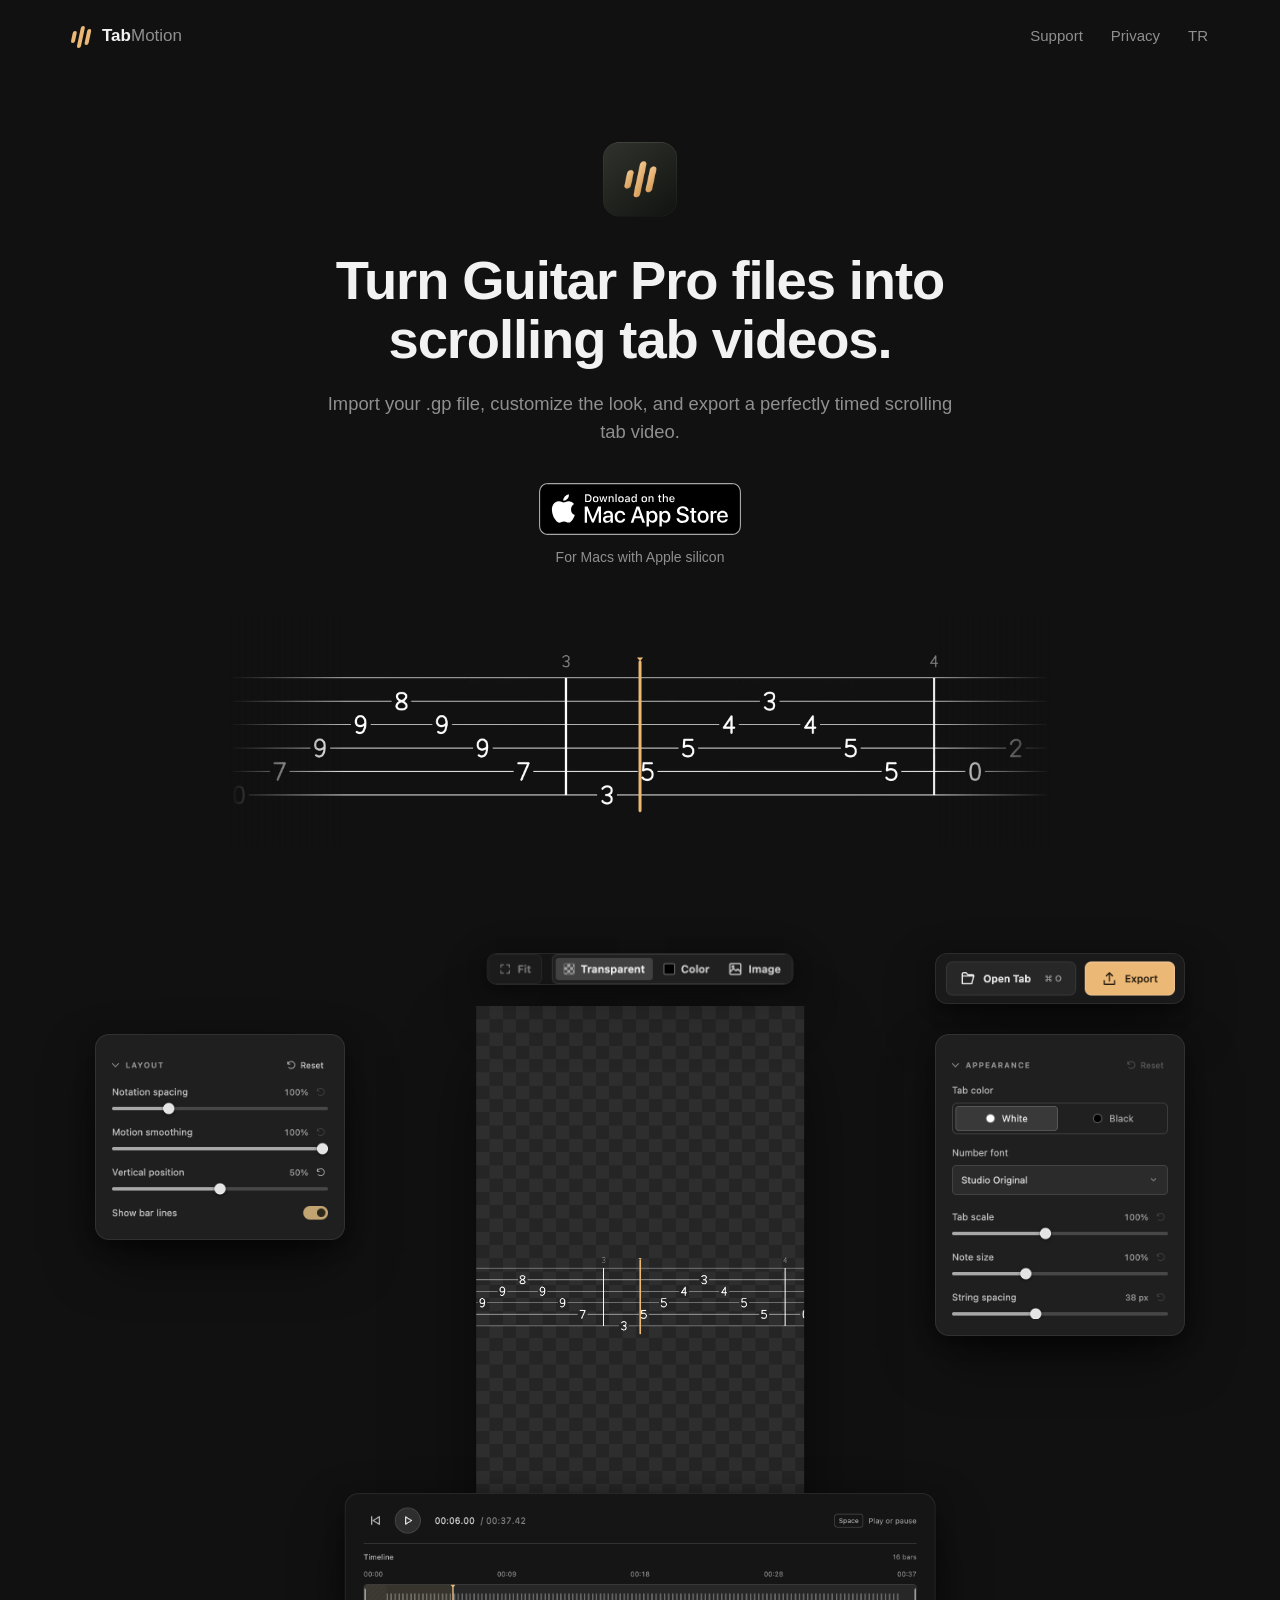
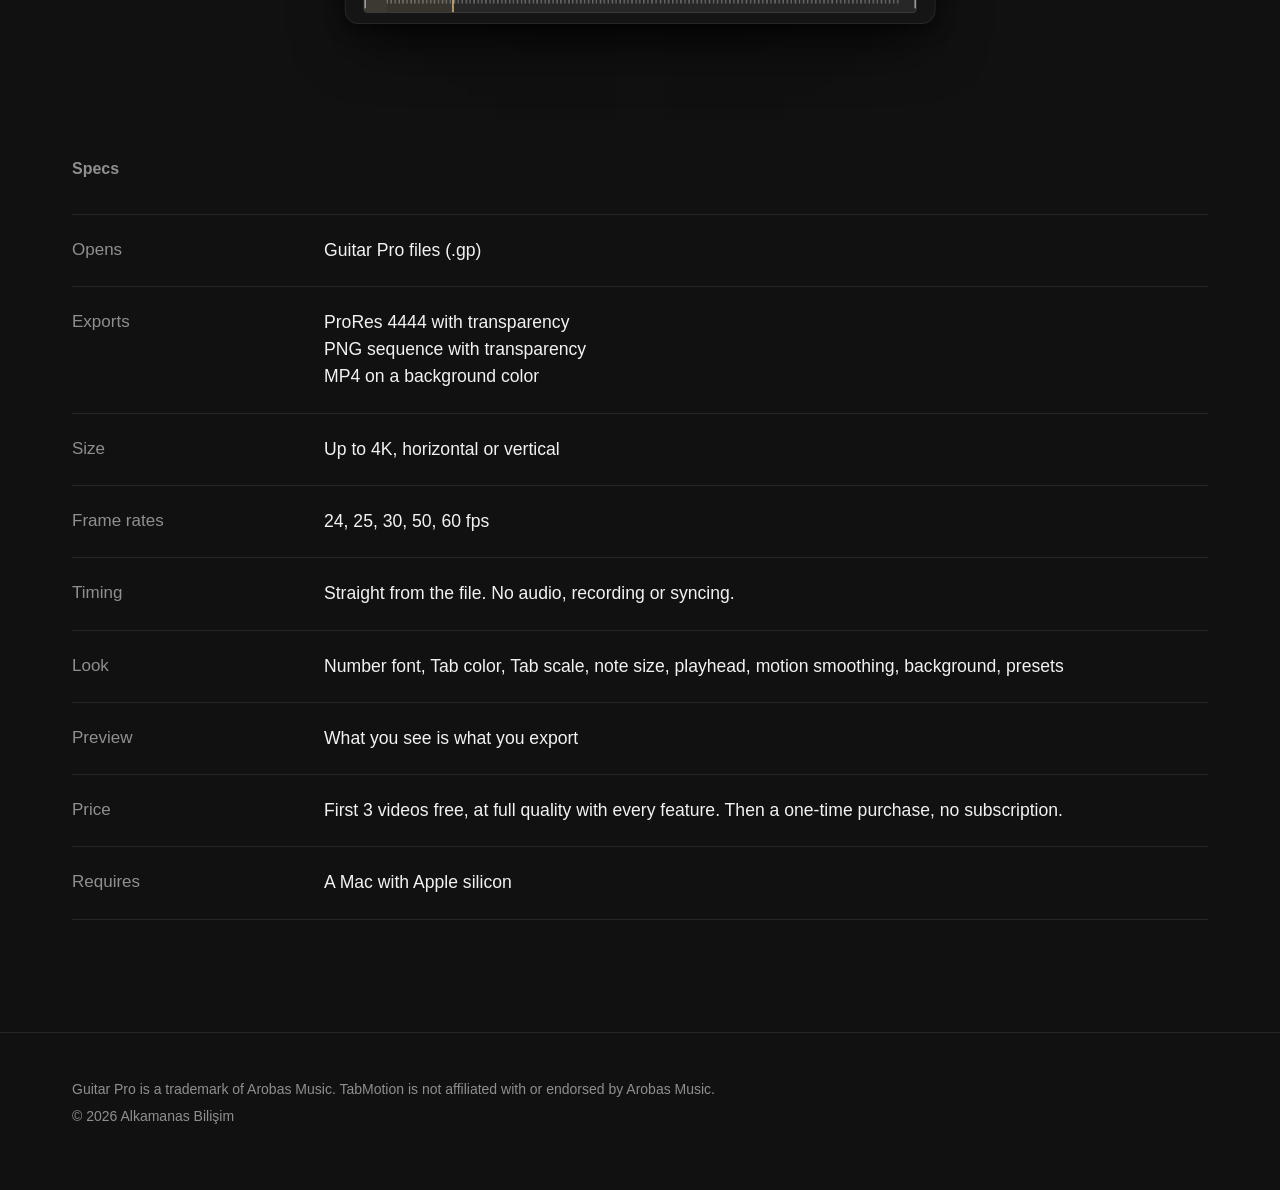
<file: index.html>
<!doctype html>
<html lang="en">
<head>
  <meta charset="utf-8">
  <meta name="viewport" content="width=device-width, initial-scale=1">
  <title>TabMotion</title>
  <meta name="description" content="Turn your Guitar Pro tab into a scrolling tab video on your Mac. Transparent ProRes 4444, transparent PNG sequence or MP4.">
  <link rel="alternate" hreflang="tr" href="tr/">
  <link rel="icon" href="images/favicon.png">
  <link rel="stylesheet" href="style.css">
</head>
<body>
  <header class="site-header">
    <div class="wrap">
      <a class="brand" href="./"><span class="brand-mark" aria-hidden="true"><i></i><i></i><i></i></span><span>Tab<b>Motion</b></span></a>
      <nav><a href="support.html">Support</a><a href="privacy.html">Privacy</a><a href="tr/" lang="tr" hreflang="tr">TR</a></nav>
    </div>
  </header>

  <main>
    <div class="hero wrap">
      <img class="icon" src="images/app-icon.png" alt="TabMotion app icon">
      <h1>Turn Guitar Pro files into scrolling tab videos.</h1>
      <p class="lede">Import your .gp file, customize the look, and export a perfectly timed scrolling tab video.</p>
      <div class="cta">
        <a class="store-badge" href="https://apps.apple.com/app/id6830223342"><img src="images/mac-app-store-badge.svg" width="156" height="40" alt="Download on the Mac App Store"></a>
        <small>For Macs with Apple silicon</small>
      </div>
      <figure class="stage">
        <video src="media/export-demo.mp4" poster="media/export-demo.jpg" width="2560" height="720" autoplay muted loop playsinline aria-label="A TabMotion Export: the Tab scrolls right to left under a gold playhead."></video>
      </figure>
    </div>

    <div class="wrap">
      <div class="float" role="img" aria-label="TabMotion panels floating over the canvas: a vertical 1080 × 1920 Export on a transparent background, the background choice, the timeline, and the Appearance and Layout settings.">
        <img class="f-canvas" src="images/ui-canvas-only.png" width="592" height="1052" alt="">
        <img class="f-toolbar card" src="images/ui-toolbar.png" width="628" height="62" alt="">
        <img class="f-actions card" src="images/ui-actions.png" width="540" height="82" alt="">
        <div class="f-appearance card panel"><img src="images/ui-appearance.png" width="506" height="664" alt=""></div>
        <div class="f-layout card panel"><img src="images/ui-motion.png" width="506" height="440" alt=""></div>
        <div class="f-time card">
          <img src="images/ui-transport.png" width="1492" height="122" alt="">
          <img src="images/ui-timeline.png" width="1492" height="188" alt="">
        </div>
      </div>
    </div>

    <section class="wrap">
      <h2>Specs</h2>
      <dl class="specs">
        <div><dt>Opens</dt><dd>Guitar Pro files (.gp)</dd></div>
        <div><dt>Exports</dt><dd>ProRes 4444 with transparency<br>PNG sequence with transparency<br>MP4 on a background color</dd></div>
        <div><dt>Size</dt><dd>Up to 4K, horizontal or vertical</dd></div>
        <div><dt>Frame rates</dt><dd>24, 25, 30, 50, 60 fps</dd></div>
        <div><dt>Timing</dt><dd>Straight from the file. No audio, recording or syncing.</dd></div>
        <div><dt>Look</dt><dd>Number font, Tab color, Tab scale, note size, playhead, motion smoothing, background, presets</dd></div>
        <div><dt>Preview</dt><dd>What you see is what you export</dd></div>
        <div><dt>Price</dt><dd>First 3 videos free, at full quality with every feature. Then a one-time purchase, no subscription.</dd></div>
        <div><dt>Requires</dt><dd>A Mac with Apple silicon</dd></div>
      </dl>
    </section>
  </main>

  <footer class="site-footer">
    <div class="wrap">
      <p>Guitar Pro is a trademark of Arobas Music. TabMotion is not affiliated with or endorsed by Arobas Music.</p>
      <p>© 2026 Alkamanas Bilişim</p>
    </div>
  </footer>
  <script>
    if (matchMedia('(prefers-reduced-motion: reduce)').matches) {
      var v = document.querySelector('.stage video'); v.removeAttribute('autoplay'); v.pause();
    }
  </script>
</body>
</html>
</file>
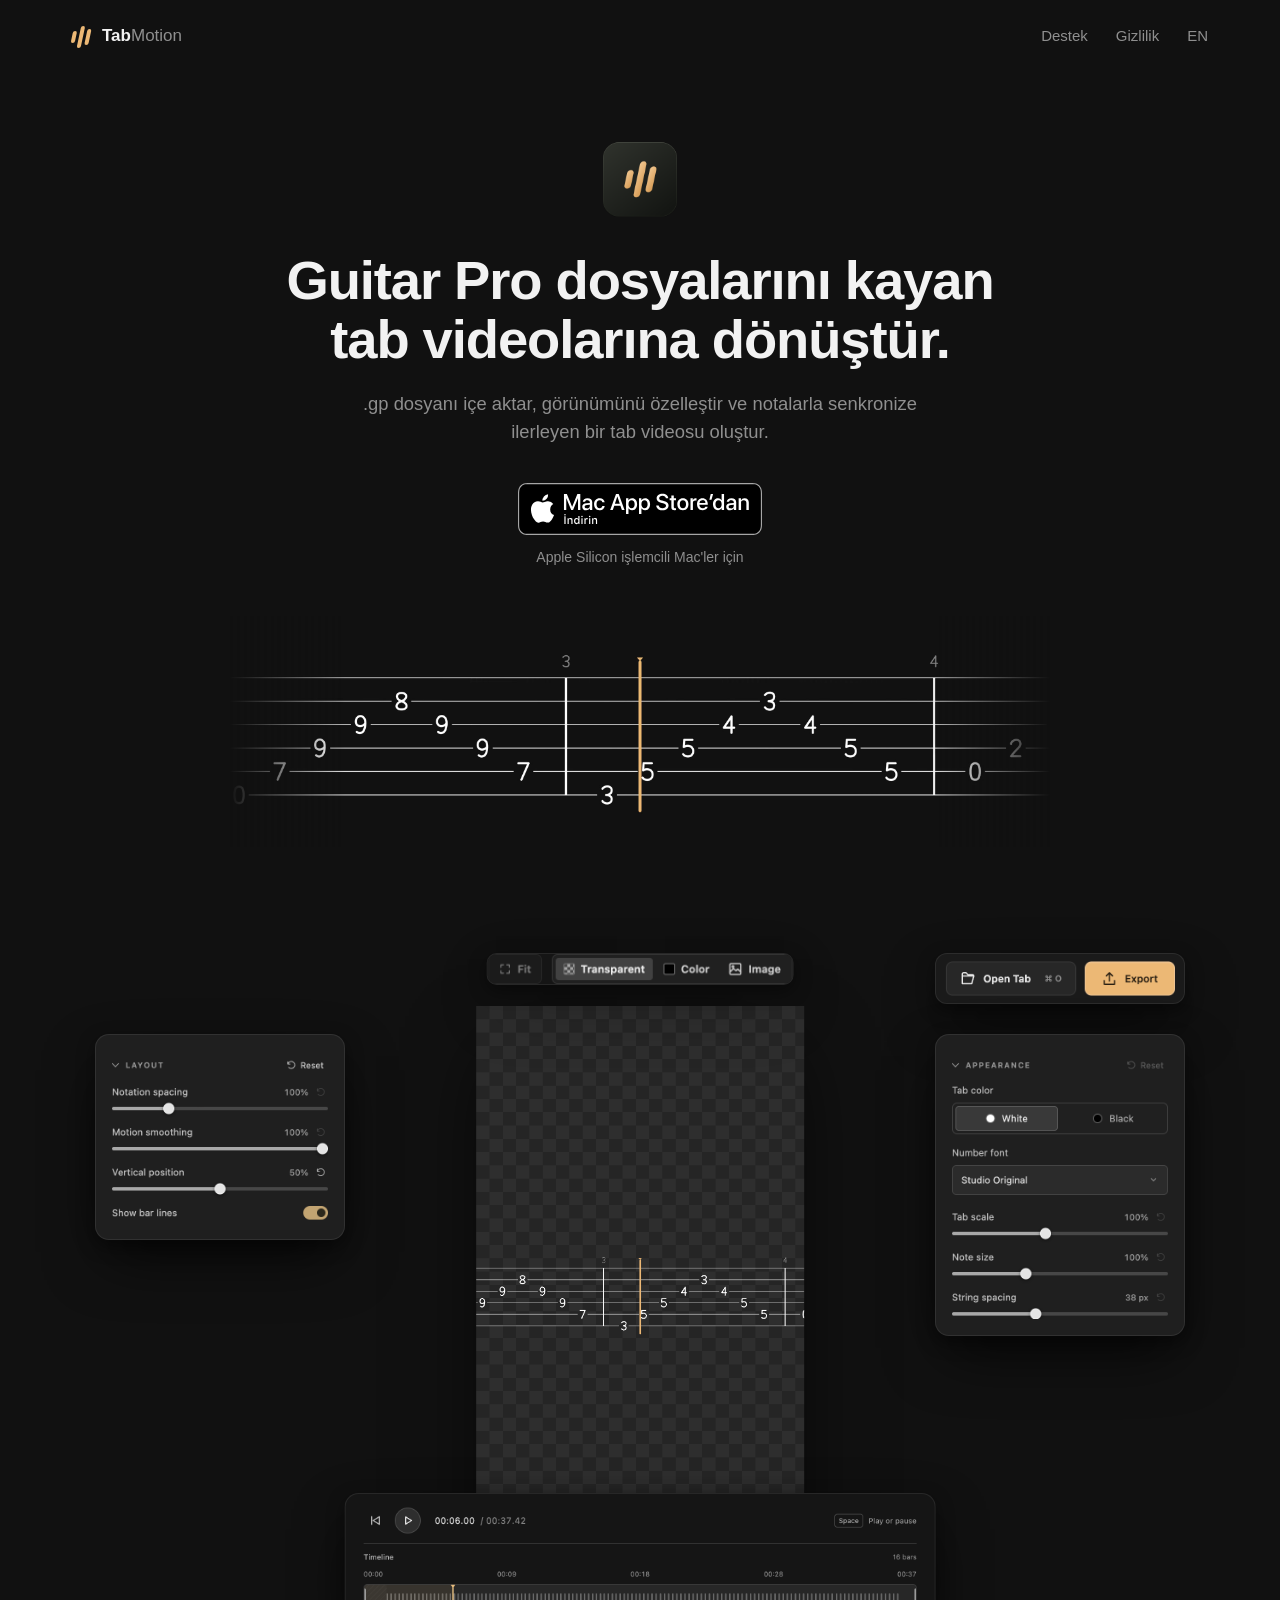
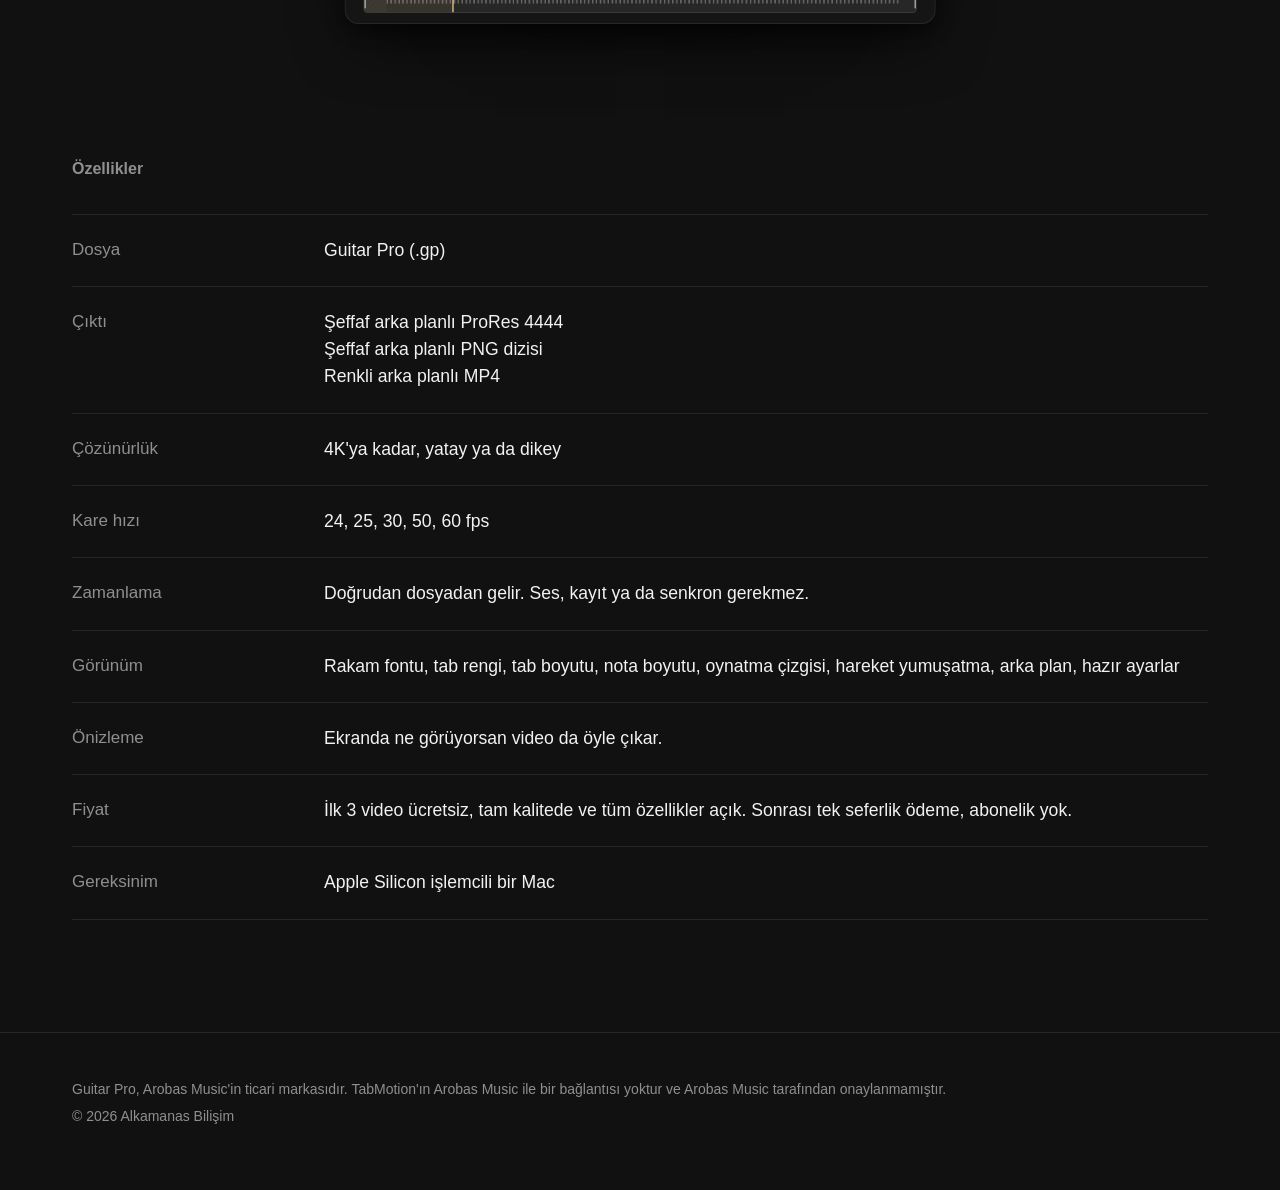
<file: tr/index.html>
<!doctype html>
<html lang="tr">
<head>
  <meta charset="utf-8">
  <meta name="viewport" content="width=device-width, initial-scale=1">
  <title>TabMotion</title>
  <meta name="description" content="Guitar Pro'da yazdığın tab'ı Mac'te kayan tab videosuna çevir. Şeffaf ProRes 4444, şeffaf PNG dizisi ya da MP4.">
  <link rel="alternate" hreflang="en" href="../">
  <link rel="icon" href="../images/favicon.png">
  <link rel="stylesheet" href="../style.css">
</head>
<body>
  <header class="site-header">
    <div class="wrap">
      <a class="brand" href="./"><span class="brand-mark" aria-hidden="true"><i></i><i></i><i></i></span><span>Tab<b>Motion</b></span></a>
      <nav><a href="support.html">Destek</a><a href="privacy.html">Gizlilik</a><a href="../" lang="en" hreflang="en">EN</a></nav>
    </div>
  </header>

  <main>
    <div class="hero wrap">
      <img class="icon" src="../images/app-icon.png" alt="TabMotion uygulama simgesi">
      <h1>Guitar Pro dosyalarını kayan tab videolarına dönüştür.</h1>
      <p class="lede">.gp dosyanı içe aktar, görünümünü özelleştir ve notalarla senkronize ilerleyen bir tab videosu oluştur.</p>
      <div class="cta">
        <a class="store-badge" href="https://apps.apple.com/tr/app/id6830223342"><img src="../images/mac-app-store-badge-tr.svg" width="188" height="40" alt="Mac App Store'dan indirin"></a>
        <small>Apple Silicon işlemcili Mac'ler için</small>
      </div>
      <figure class="stage">
        <video src="../media/export-demo.mp4" poster="../media/export-demo.jpg" width="2560" height="720" autoplay muted loop playsinline aria-label="TabMotion ile alınmış bir video: tab, altın renkli çizginin altından sağdan sola akıyor."></video>
      </figure>
    </div>

    <div class="wrap">
      <div class="float" role="img" aria-label="Tuvalin üzerinde yüzen TabMotion panelleri: şeffaf arka planlı dikey 1080 × 1920 bir video, arka plan seçimi, zaman çizelgesi, Appearance ve Layout ayarları.">
        <img class="f-canvas" src="../images/ui-canvas-only.png" width="592" height="1052" alt="">
        <img class="f-toolbar card" src="../images/ui-toolbar.png" width="628" height="62" alt="">
        <img class="f-actions card" src="../images/ui-actions.png" width="540" height="82" alt="">
        <div class="f-appearance card panel"><img src="../images/ui-appearance.png" width="506" height="664" alt=""></div>
        <div class="f-layout card panel"><img src="../images/ui-motion.png" width="506" height="440" alt=""></div>
        <div class="f-time card">
          <img src="../images/ui-transport.png" width="1492" height="122" alt="">
          <img src="../images/ui-timeline.png" width="1492" height="188" alt="">
        </div>
      </div>
    </div>

    <section class="wrap">
      <h2>Özellikler</h2>
      <dl class="specs">
        <div><dt>Dosya</dt><dd>Guitar Pro (.gp)</dd></div>
        <div><dt>Çıktı</dt><dd>Şeffaf arka planlı ProRes 4444<br>Şeffaf arka planlı PNG dizisi<br>Renkli arka planlı MP4</dd></div>
        <div><dt>Çözünürlük</dt><dd>4K'ya kadar, yatay ya da dikey</dd></div>
        <div><dt>Kare hızı</dt><dd>24, 25, 30, 50, 60 fps</dd></div>
        <div><dt>Zamanlama</dt><dd>Doğrudan dosyadan gelir. Ses, kayıt ya da senkron gerekmez.</dd></div>
        <div><dt>Görünüm</dt><dd>Rakam fontu, tab rengi, tab boyutu, nota boyutu, oynatma çizgisi, hareket yumuşatma, arka plan, hazır ayarlar</dd></div>
        <div><dt>Önizleme</dt><dd>Ekranda ne görüyorsan video da öyle çıkar.</dd></div>
        <div><dt>Fiyat</dt><dd>İlk 3 video ücretsiz, tam kalitede ve tüm özellikler açık. Sonrası tek seferlik ödeme, abonelik yok.</dd></div>
        <div><dt>Gereksinim</dt><dd>Apple Silicon işlemcili bir Mac</dd></div>
      </dl>
    </section>
  </main>

  <footer class="site-footer">
    <div class="wrap">
      <p>Guitar Pro, Arobas Music'in ticari markasıdır. TabMotion'ın Arobas Music ile bir bağlantısı yoktur ve Arobas Music tarafından onaylanmamıştır.</p>
      <p>© 2026 Alkamanas Bilişim</p>
    </div>
  </footer>
  <script>
    if (matchMedia('(prefers-reduced-motion: reduce)').matches) {
      var v = document.querySelector('.stage video'); v.removeAttribute('autoplay'); v.pause();
    }
  </script>
</body>
</html>
</file>
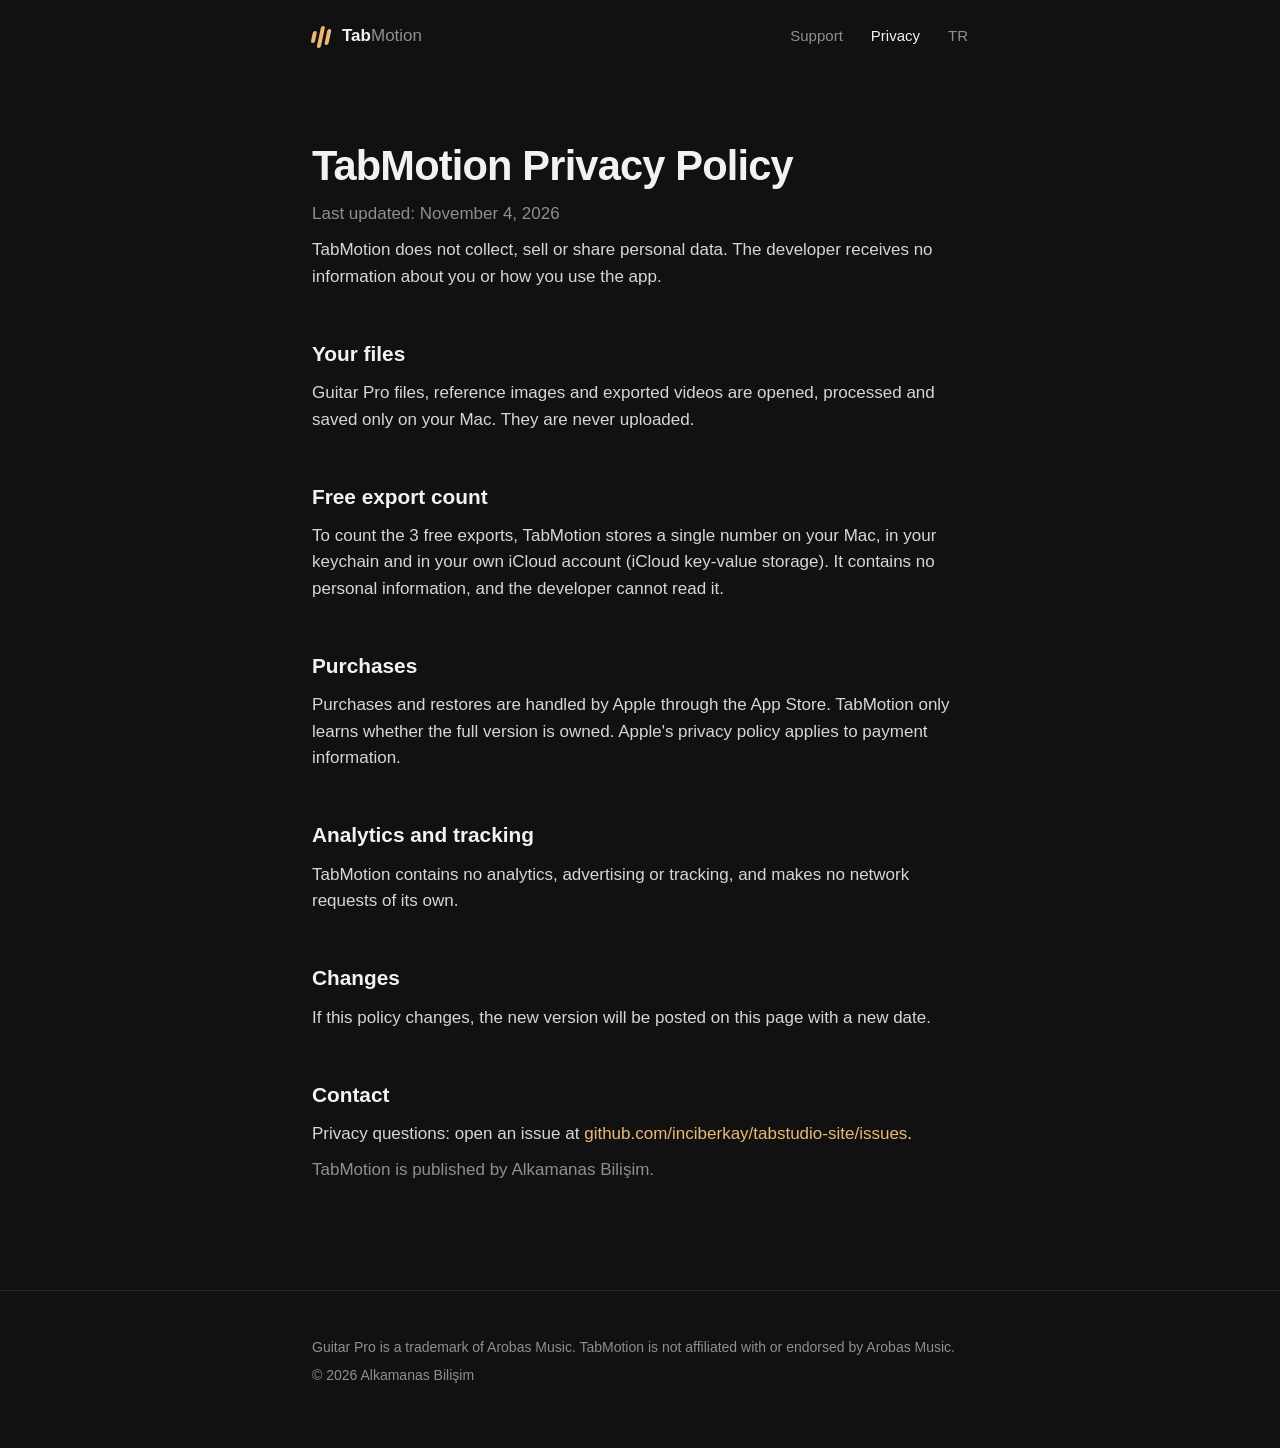
<file: privacy.html>
<!doctype html>
<html lang="en">
<head>
  <meta charset="utf-8">
  <meta name="viewport" content="width=device-width, initial-scale=1">
  <title>TabMotion Privacy Policy</title>
  <link rel="alternate" hreflang="tr" href="tr/privacy.html">
  <link rel="icon" href="images/favicon.png">
  <link rel="stylesheet" href="style.css">
</head>
<body>
  <header class="site-header">
    <div class="wrap narrow">
      <a class="brand" href="./"><span class="brand-mark" aria-hidden="true"><i></i><i></i><i></i></span><span>Tab<b>Motion</b></span></a>
      <nav><a href="support.html">Support</a><a href="privacy.html" aria-current="page">Privacy</a><a href="tr/privacy.html" lang="tr" hreflang="tr">TR</a></nav>
    </div>
  </header>

  <main class="page">
    <div class="wrap narrow">
    <h1>TabMotion Privacy Policy</h1>
    <p class="updated">Last updated: November 4, 2026</p>
    <p>TabMotion does not collect, sell or share personal data. The developer receives no information about you or how you use the app.</p>

    <h2>Your files</h2>
    <p>Guitar Pro files, reference images and exported videos are opened, processed and saved only on your Mac. They are never uploaded.</p>

    <h2>Free export count</h2>
    <p>To count the 3 free exports, TabMotion stores a single number on your Mac, in your keychain and in your own iCloud account (iCloud key-value storage). It contains no personal information, and the developer cannot read it.</p>

    <h2>Purchases</h2>
    <p>Purchases and restores are handled by Apple through the App Store. TabMotion only learns whether the full version is owned. Apple's privacy policy applies to payment information.</p>

    <h2>Analytics and tracking</h2>
    <p>TabMotion contains no analytics, advertising or tracking, and makes no network requests of its own.</p>

    <h2>Changes</h2>
    <p>If this policy changes, the new version will be posted on this page with a new date.</p>

    <h2>Contact</h2>
    <p>Privacy questions: open an issue at <a href="https://github.com/inciberkay/tabstudio-site/issues">github.com/inciberkay/tabstudio-site/issues</a>.</p>
    <p class="muted">TabMotion is published by Alkamanas Bilişim.</p>
    </div>
  </main>

  <footer class="site-footer">
    <div class="wrap narrow">
      <p>Guitar Pro is a trademark of Arobas Music. TabMotion is not affiliated with or endorsed by Arobas Music.</p>
      <p>© 2026 Alkamanas Bilişim</p>
    </div>
  </footer>
</body>
</html>
</file>
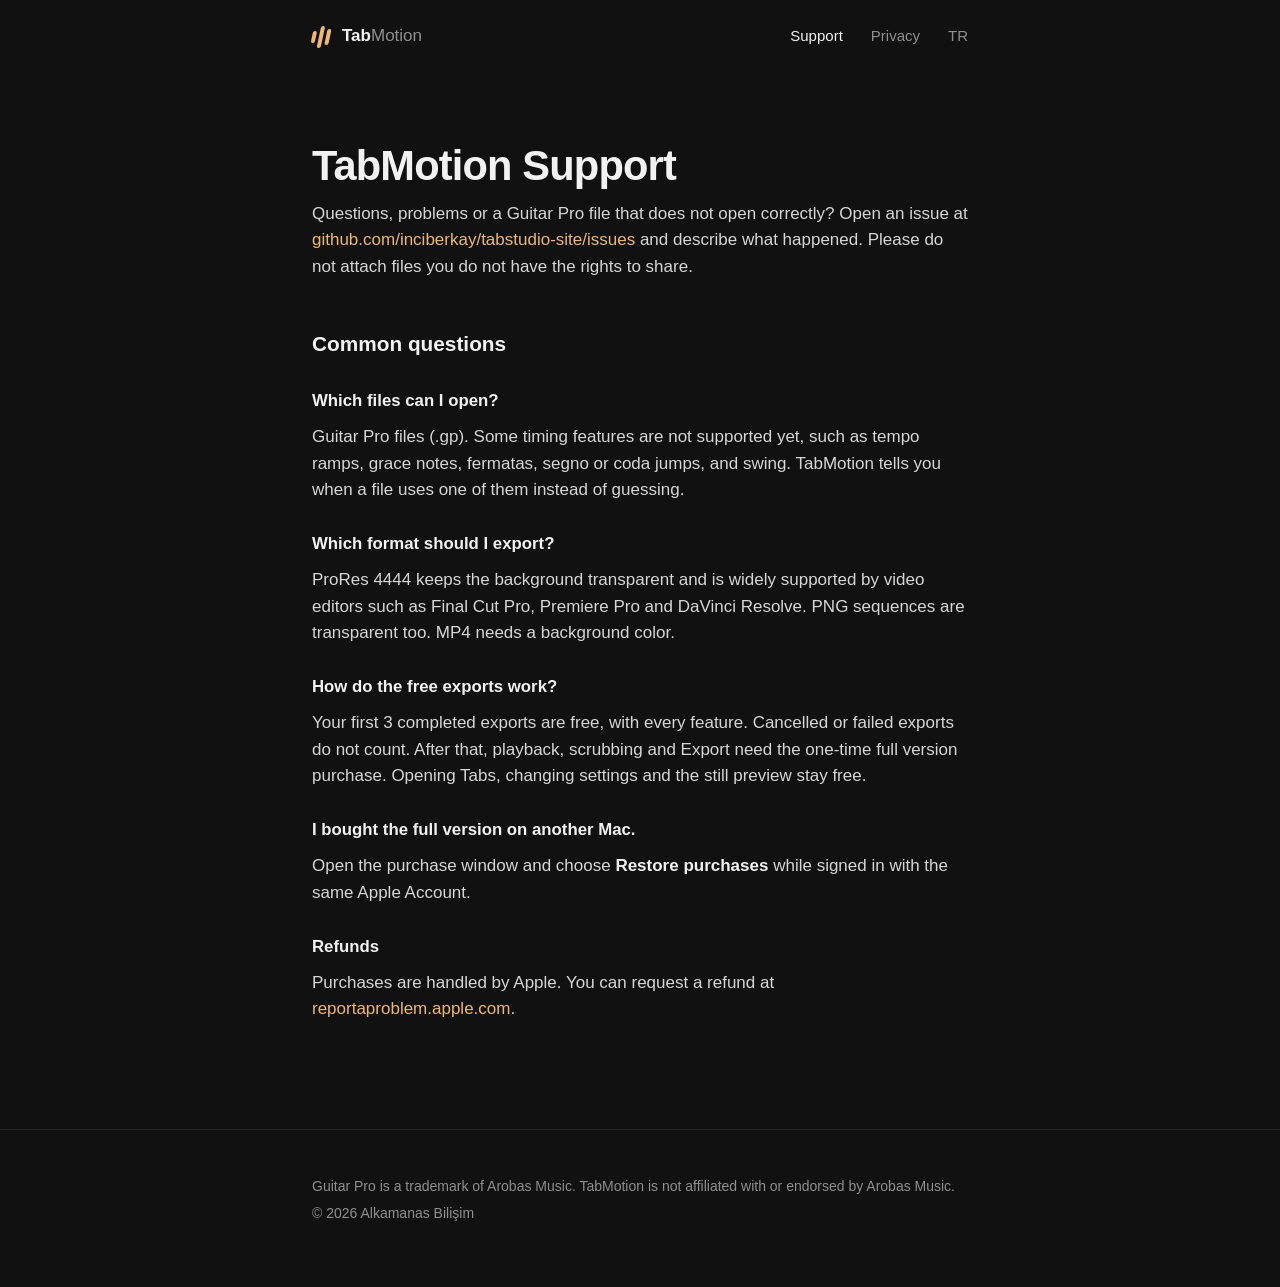
<file: support.html>
<!doctype html>
<html lang="en">
<head>
  <meta charset="utf-8">
  <meta name="viewport" content="width=device-width, initial-scale=1">
  <title>TabMotion Support</title>
  <link rel="alternate" hreflang="tr" href="tr/support.html">
  <link rel="icon" href="images/favicon.png">
  <link rel="stylesheet" href="style.css">
</head>
<body>
  <header class="site-header">
    <div class="wrap narrow">
      <a class="brand" href="./"><span class="brand-mark" aria-hidden="true"><i></i><i></i><i></i></span><span>Tab<b>Motion</b></span></a>
      <nav><a href="support.html" aria-current="page">Support</a><a href="privacy.html">Privacy</a><a href="tr/support.html" lang="tr" hreflang="tr">TR</a></nav>
    </div>
  </header>

  <main class="page">
    <div class="wrap narrow">
    <h1>TabMotion Support</h1>
    <p>Questions, problems or a Guitar Pro file that does not open correctly? Open an issue at <a href="https://github.com/inciberkay/tabstudio-site/issues">github.com/inciberkay/tabstudio-site/issues</a> and describe what happened. Please do not attach files you do not have the rights to share.</p>

    <h2>Common questions</h2>
    <h3>Which files can I open?</h3>
    <p>Guitar Pro files (.gp). Some timing features are not supported yet, such as tempo ramps, grace notes, fermatas, segno or coda jumps, and swing. TabMotion tells you when a file uses one of them instead of guessing.</p>
    <h3>Which format should I export?</h3>
    <p>ProRes 4444 keeps the background transparent and is widely supported by video editors such as Final Cut Pro, Premiere Pro and DaVinci Resolve. PNG sequences are transparent too. MP4 needs a background color.</p>
    <h3>How do the free exports work?</h3>
    <p>Your first 3 completed exports are free, with every feature. Cancelled or failed exports do not count. After that, playback, scrubbing and Export need the one-time full version purchase. Opening Tabs, changing settings and the still preview stay free.</p>
    <h3>I bought the full version on another Mac.</h3>
    <p>Open the purchase window and choose <b>Restore purchases</b> while signed in with the same Apple Account.</p>
    <h3>Refunds</h3>
    <p>Purchases are handled by Apple. You can request a refund at <a href="https://reportaproblem.apple.com">reportaproblem.apple.com</a>.</p>
    </div>
  </main>

  <footer class="site-footer">
    <div class="wrap narrow">
      <p>Guitar Pro is a trademark of Arobas Music. TabMotion is not affiliated with or endorsed by Arobas Music.</p>
      <p>© 2026 Alkamanas Bilişim</p>
    </div>
  </footer>
</body>
</html>
</file>
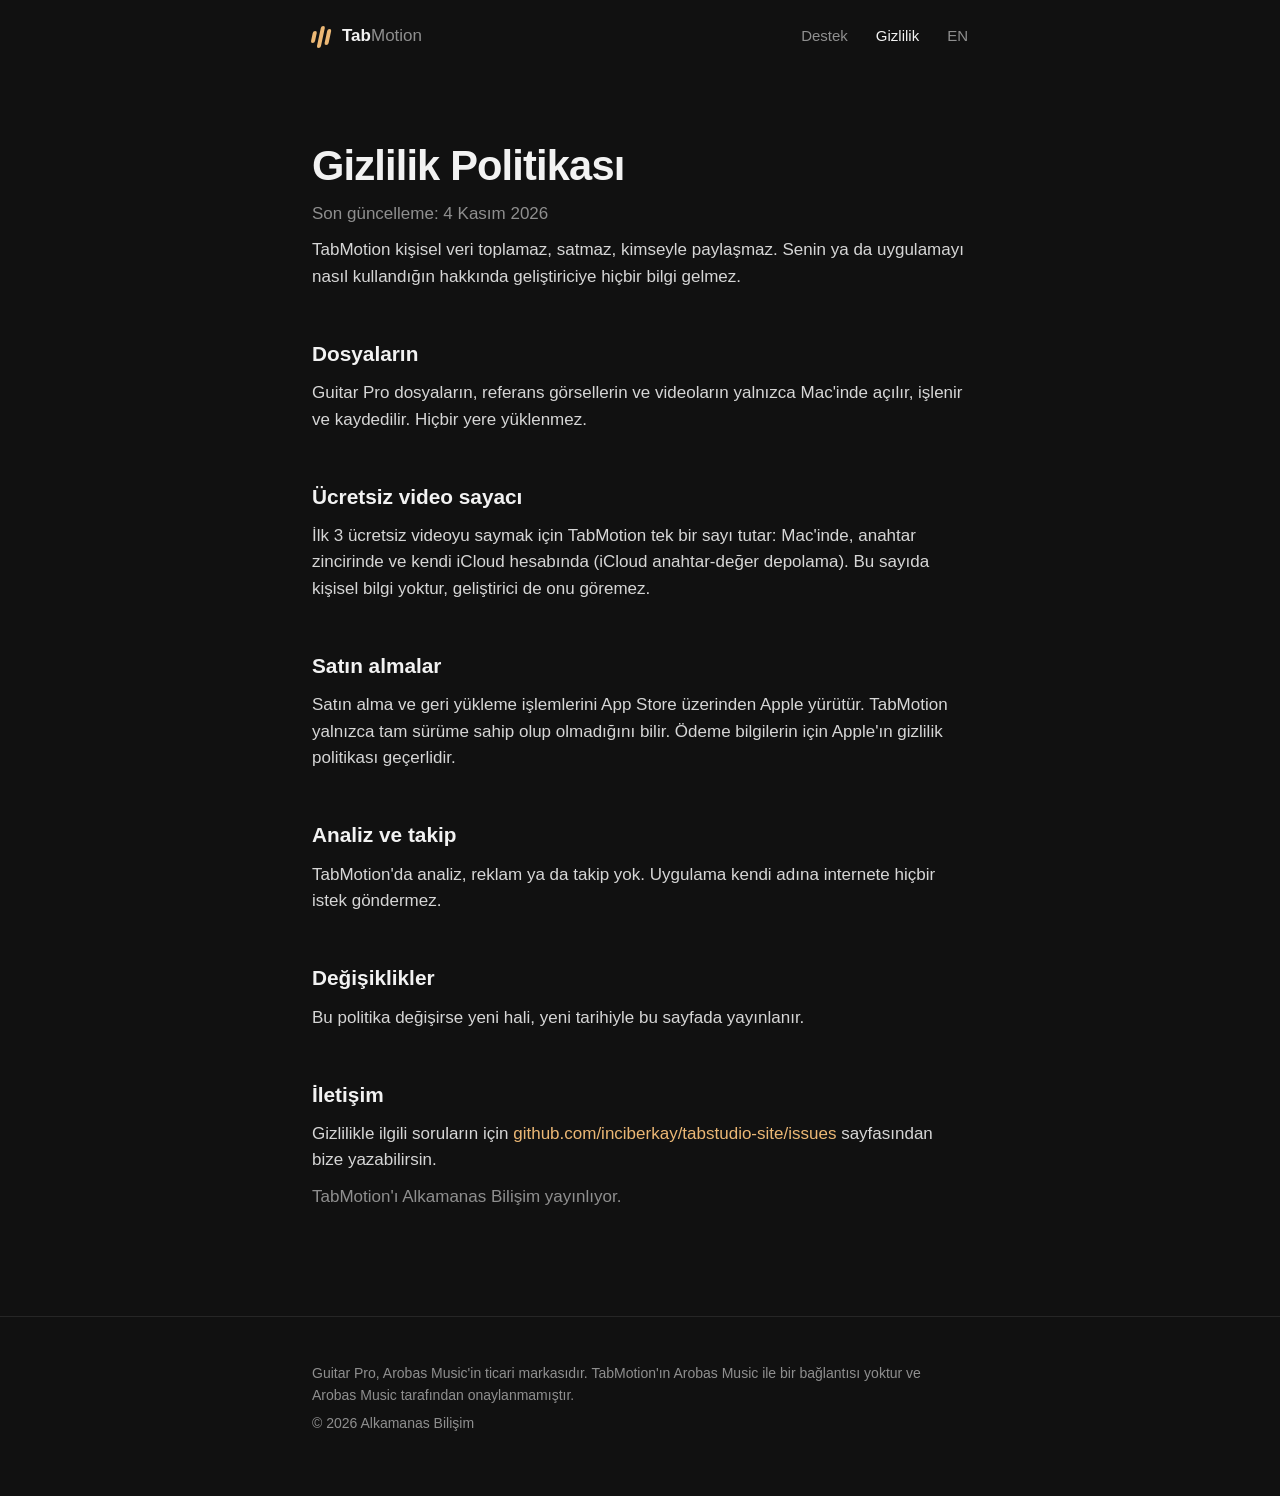
<file: tr/privacy.html>
<!doctype html>
<html lang="tr">
<head>
  <meta charset="utf-8">
  <meta name="viewport" content="width=device-width, initial-scale=1">
  <title>TabMotion Gizlilik Politikası</title>
  <link rel="alternate" hreflang="en" href="../privacy.html">
  <link rel="icon" href="../images/favicon.png">
  <link rel="stylesheet" href="../style.css">
</head>
<body>
  <header class="site-header">
    <div class="wrap narrow">
      <a class="brand" href="./"><span class="brand-mark" aria-hidden="true"><i></i><i></i><i></i></span><span>Tab<b>Motion</b></span></a>
      <nav><a href="support.html">Destek</a><a href="privacy.html" aria-current="page">Gizlilik</a><a href="../privacy.html" lang="en" hreflang="en">EN</a></nav>
    </div>
  </header>

  <main class="page">
    <div class="wrap narrow">
    <h1>Gizlilik Politikası</h1>
    <p class="updated">Son güncelleme: 4 Kasım 2026</p>
    <p>TabMotion kişisel veri toplamaz, satmaz, kimseyle paylaşmaz. Senin ya da uygulamayı nasıl kullandığın hakkında geliştiriciye hiçbir bilgi gelmez.</p>

    <h2>Dosyaların</h2>
    <p>Guitar Pro dosyaların, referans görsellerin ve videoların yalnızca Mac'inde açılır, işlenir ve kaydedilir. Hiçbir yere yüklenmez.</p>

    <h2>Ücretsiz video sayacı</h2>
    <p>İlk 3 ücretsiz videoyu saymak için TabMotion tek bir sayı tutar: Mac'inde, anahtar zincirinde ve kendi iCloud hesabında (iCloud anahtar-değer depolama). Bu sayıda kişisel bilgi yoktur, geliştirici de onu göremez.</p>

    <h2>Satın almalar</h2>
    <p>Satın alma ve geri yükleme işlemlerini App Store üzerinden Apple yürütür. TabMotion yalnızca tam sürüme sahip olup olmadığını bilir. Ödeme bilgilerin için Apple'ın gizlilik politikası geçerlidir.</p>

    <h2>Analiz ve takip</h2>
    <p>TabMotion'da analiz, reklam ya da takip yok. Uygulama kendi adına internete hiçbir istek göndermez.</p>

    <h2>Değişiklikler</h2>
    <p>Bu politika değişirse yeni hali, yeni tarihiyle bu sayfada yayınlanır.</p>

    <h2>İletişim</h2>
    <p>Gizlilikle ilgili soruların için <a href="https://github.com/inciberkay/tabstudio-site/issues">github.com/inciberkay/tabstudio-site/issues</a> sayfasından bize yazabilirsin.</p>
    <p class="muted">TabMotion'ı Alkamanas Bilişim yayınlıyor.</p>
    </div>
  </main>

  <footer class="site-footer">
    <div class="wrap narrow">
      <p>Guitar Pro, Arobas Music'in ticari markasıdır. TabMotion'ın Arobas Music ile bir bağlantısı yoktur ve Arobas Music tarafından onaylanmamıştır.</p>
      <p>© 2026 Alkamanas Bilişim</p>
    </div>
  </footer>
</body>
</html>
</file>
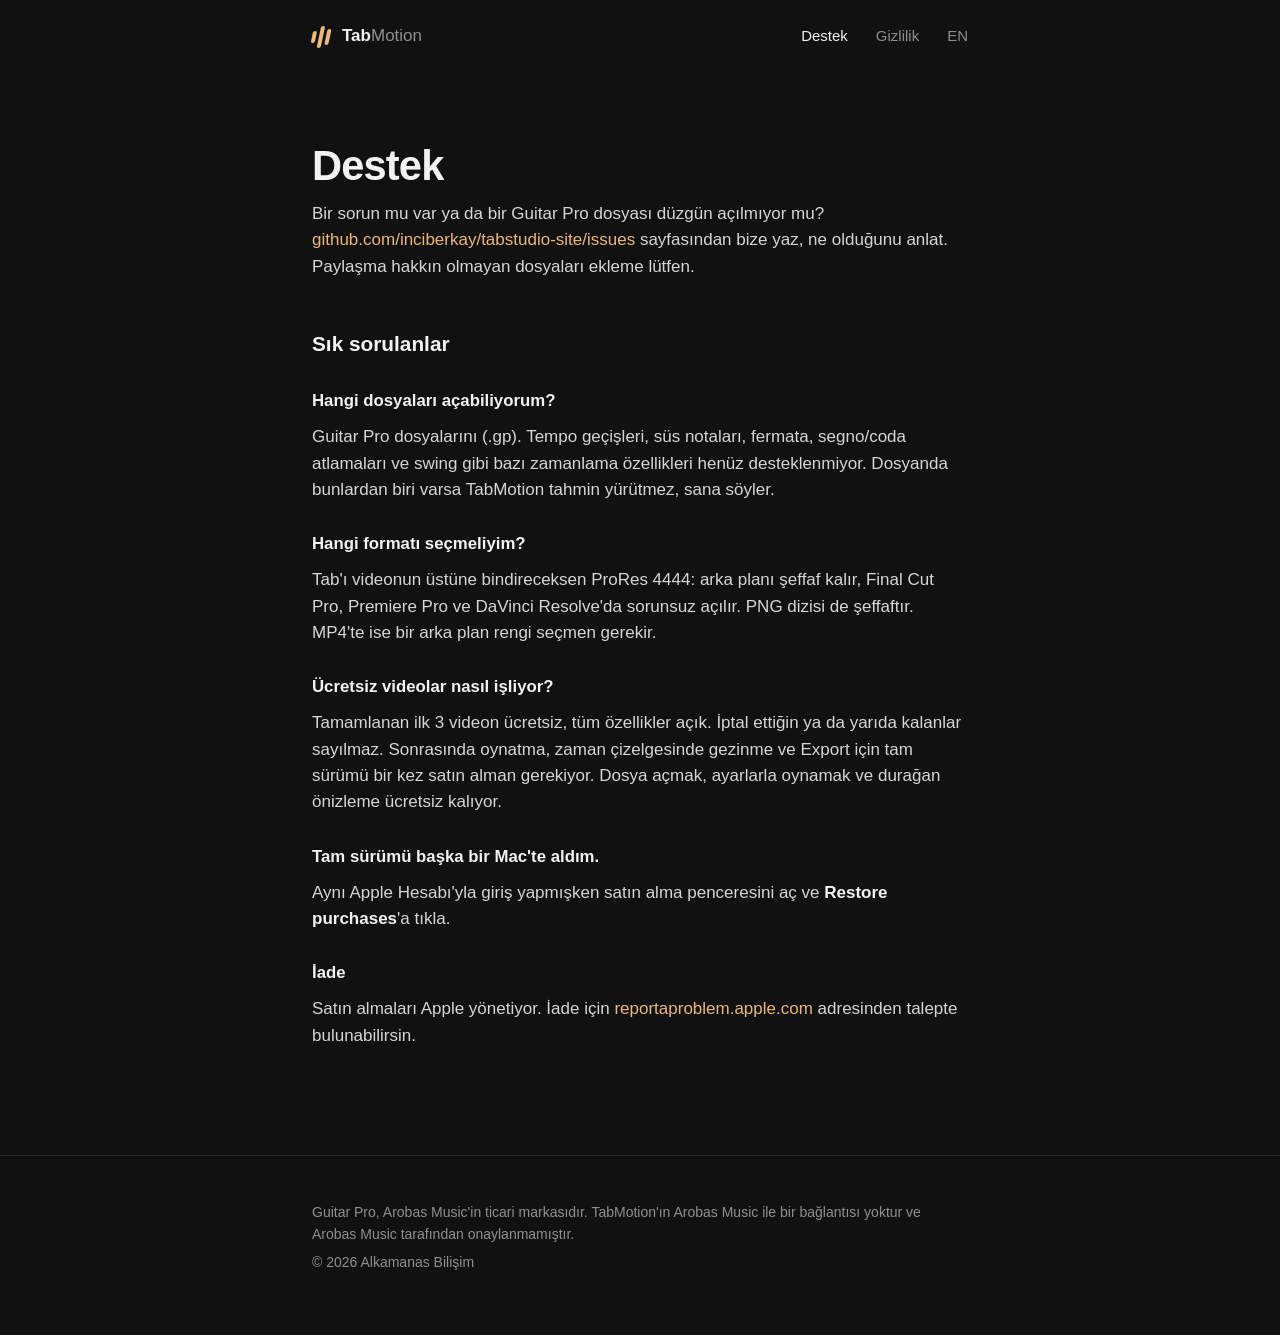
<file: tr/support.html>
<!doctype html>
<html lang="tr">
<head>
  <meta charset="utf-8">
  <meta name="viewport" content="width=device-width, initial-scale=1">
  <title>TabMotion Destek</title>
  <link rel="alternate" hreflang="en" href="../support.html">
  <link rel="icon" href="../images/favicon.png">
  <link rel="stylesheet" href="../style.css">
</head>
<body>
  <header class="site-header">
    <div class="wrap narrow">
      <a class="brand" href="./"><span class="brand-mark" aria-hidden="true"><i></i><i></i><i></i></span><span>Tab<b>Motion</b></span></a>
      <nav><a href="support.html" aria-current="page">Destek</a><a href="privacy.html">Gizlilik</a><a href="../support.html" lang="en" hreflang="en">EN</a></nav>
    </div>
  </header>

  <main class="page">
    <div class="wrap narrow">
    <h1>Destek</h1>
    <p>Bir sorun mu var ya da bir Guitar Pro dosyası düzgün açılmıyor mu? <a href="https://github.com/inciberkay/tabstudio-site/issues">github.com/inciberkay/tabstudio-site/issues</a> sayfasından bize yaz, ne olduğunu anlat. Paylaşma hakkın olmayan dosyaları ekleme lütfen.</p>

    <h2>Sık sorulanlar</h2>
    <h3>Hangi dosyaları açabiliyorum?</h3>
    <p>Guitar Pro dosyalarını (.gp). Tempo geçişleri, süs notaları, fermata, segno/coda atlamaları ve swing gibi bazı zamanlama özellikleri henüz desteklenmiyor. Dosyanda bunlardan biri varsa TabMotion tahmin yürütmez, sana söyler.</p>
    <h3>Hangi formatı seçmeliyim?</h3>
    <p>Tab'ı videonun üstüne bindireceksen ProRes 4444: arka planı şeffaf kalır, Final Cut Pro, Premiere Pro ve DaVinci Resolve'da sorunsuz açılır. PNG dizisi de şeffaftır. MP4'te ise bir arka plan rengi seçmen gerekir.</p>
    <h3>Ücretsiz videolar nasıl işliyor?</h3>
    <p>Tamamlanan ilk 3 videon ücretsiz, tüm özellikler açık. İptal ettiğin ya da yarıda kalanlar sayılmaz. Sonrasında oynatma, zaman çizelgesinde gezinme ve Export için tam sürümü bir kez satın alman gerekiyor. Dosya açmak, ayarlarla oynamak ve durağan önizleme ücretsiz kalıyor.</p>
    <h3>Tam sürümü başka bir Mac'te aldım.</h3>
    <p>Aynı Apple Hesabı'yla giriş yapmışken satın alma penceresini aç ve <b>Restore purchases</b>'a tıkla.</p>
    <h3>İade</h3>
    <p>Satın almaları Apple yönetiyor. İade için <a href="https://reportaproblem.apple.com">reportaproblem.apple.com</a> adresinden talepte bulunabilirsin.</p>
    </div>
  </main>

  <footer class="site-footer">
    <div class="wrap narrow">
      <p>Guitar Pro, Arobas Music'in ticari markasıdır. TabMotion'ın Arobas Music ile bir bağlantısı yoktur ve Arobas Music tarafından onaylanmamıştır.</p>
      <p>© 2026 Alkamanas Bilişim</p>
    </div>
  </footer>
</body>
</html>
</file>
<file: style.css>
:root {
  color-scheme: dark;
  --bg: #111111;
  --line: #262626;
  --text: #f2f2f2;
  --soft: #d6d6d6;
  --muted: #8f8f8f;
  --accent: #ecb875;
  --accent-ink: #1a1408;
  font-family: -apple-system, BlinkMacSystemFont, "SF Pro Text", "Helvetica Neue", "Segoe UI", sans-serif;
  line-height: 1.55;
  -webkit-font-smoothing: antialiased;
}

* { box-sizing: border-box; }
html { background: var(--bg); }
body { margin: 0; background: var(--bg); color: var(--text); font-size: 17px; }
img, video { display: block; max-width: 100%; height: auto; }
a { color: var(--accent); text-decoration: none; }
a:hover { text-decoration: underline; }

.wrap { max-width: 1200px; margin: 0 auto; padding-left: 32px; padding-right: 32px; }
.narrow { max-width: 720px; }

/* Header */
.site-header .wrap { display: flex; align-items: center; justify-content: space-between; height: 72px; }
.brand { display: flex; align-items: center; gap: 10px; color: var(--text); font-weight: 600; }
.brand:hover { text-decoration: none; }
.brand b { font-weight: 450; color: var(--muted); }
.brand-mark { width: 20px; height: 25px; display: flex; gap: 3px; align-items: center; transform: skew(-12deg); }
.brand-mark i { width: 4px; height: 12px; border-radius: 2px; background: var(--accent); }
.brand-mark i:nth-child(2) { height: 22px; }
.brand-mark i:nth-child(3) { height: 16px; }
.site-header nav { display: flex; gap: 28px; font-size: 15px; }
.site-header nav a { color: var(--muted); }
.site-header nav a:hover, .site-header nav a[aria-current="page"] { color: var(--text); text-decoration: none; }

/* Hero */
.hero { padding-top: 64px; padding-bottom: 88px; text-align: center; }
.hero .icon { width: 88px; height: 88px; margin: 0 auto 28px; }
h1 { margin: 0 auto; max-width: 15em; text-wrap: balance; font-size: clamp(2.1rem, 5vw, 3.4rem); line-height: 1.08; letter-spacing: -0.02em; font-weight: 700; }
.lede { margin: 20px auto 0; max-width: 34em; color: var(--muted); font-size: 1.15rem; }
.cta { margin-top: 36px; display: flex; flex-direction: column; align-items: center; gap: 12px; }
.cta small { color: var(--muted); font-size: 14px; }

/* Live Export, faded at the sides */
.stage { margin: 48px auto 0; max-width: 820px; }
.stage video { width: 100%; background: var(--bg);
  -webkit-mask-image: linear-gradient(to right, transparent, #000 14%, #000 86%, transparent);
  mask-image: linear-gradient(to right, transparent, #000 14%, #000 86%, transparent); }
.button { display: inline-block; padding: 13px 24px; border-radius: 12px; background: var(--accent); color: var(--accent-ink); font-weight: 600; }
.button:hover { text-decoration: none; filter: brightness(1.05); }
.button.disabled { background: rgba(236, 184, 117, 0.08); color: var(--accent); border: 1px solid rgba(236, 184, 117, 0.35); cursor: default; }
.store-badge img { height: 52px; width: auto; }
.store-badge:hover { text-decoration: none; filter: brightness(1.15); }

/* App panels floating over one canvas */
.float { position: relative; aspect-ratio: 16 / 10; max-width: 1136px; margin: 0 auto; }
.float > * { position: absolute; }
.card { border-radius: 14px; border: 1px solid rgba(255, 255, 255, 0.08);
  box-shadow: 0 24px 60px -12px rgba(0, 0, 0, 0.75), 0 6px 18px rgba(0, 0, 0, 0.4); }
.f-canvas { top: 10%; height: 82%; width: auto; left: 50%; transform: translateX(-50%);
  box-shadow: 0 30px 80px -20px rgba(0, 0, 0, 0.8); }
.f-toolbar { top: 2.5%; left: 50%; transform: translateX(-50%); width: 27%; border-radius: 10px; background: #151515; }
.f-actions { top: 2.5%; right: 2%; width: 22%; border-radius: 12px; background: #1a1a1a; padding: 7px 9px; }
.panel { background: #1f1f1f; padding: 6px 16px 10px; }
.f-appearance { top: 14%; right: 2%; width: 22%; }
.f-layout { top: 14%; left: 2%; width: 22%; }
.f-time { bottom: 3%; left: 50%; transform: translateX(-50%); width: 52%; background: #151515; padding: 4px 18px 10px; }

/* Specs */
section.wrap { padding-top: 112px; padding-bottom: 112px; }
h2 { margin: 0 0 32px; font-size: 1rem; font-weight: 600; color: var(--muted); }
.specs { margin: 0; border-top: 1px solid var(--line); }
.specs div { display: grid; grid-template-columns: 220px 1fr; gap: 32px; padding: 22px 0; border-bottom: 1px solid var(--line); }
.specs dt { color: var(--muted); }
.specs dd { margin: 0; color: var(--text); font-size: 1.1rem; }

/* Footer */
.site-footer { border-top: 1px solid var(--line); padding: 40px 0 56px; color: var(--muted); font-size: 14px; }
.site-footer p { margin: 6px 0; }

/* Text pages (support, privacy) */
.page { padding: 72px 0 96px; }
.page h1 { margin: 0 0 12px; font-size: clamp(1.9rem, 4vw, 2.6rem); }
.page h2 { margin: 48px 0 8px; font-size: 1.3rem; color: var(--text); }
.page h3 { margin: 28px 0 4px; font-size: 1.05rem; }
.page p { margin: 10px 0; color: var(--soft); }
.page .updated, .page .muted { color: var(--muted); }
.page b { color: var(--text); }

@media (max-width: 860px) {
  .hero { padding-top: 64px; padding-bottom: 64px; }
  section.wrap { padding-top: 88px; padding-bottom: 72px; }
  .specs div { grid-template-columns: 1fr; gap: 4px; }
  .float { aspect-ratio: auto; display: flex; flex-direction: column; align-items: center; gap: 18px; padding: 20px; }
  .float > * { position: relative; transform: none; top: auto; right: auto; bottom: auto; left: auto; z-index: 1; }
  .float > .f-canvas { z-index: 0; }
  .f-time { margin-top: -56px; }
  .f-toolbar { order: 1; width: min(380px, 100%); }
  .f-canvas { order: 2; height: auto; width: min(300px, 70%); }
  .f-time { order: 3; width: 100%; }
  .f-actions { order: 4; width: min(320px, 100%); }
  .f-appearance { order: 5; width: min(360px, 100%); }
  .f-layout { order: 6; width: min(360px, 100%); }
}

@media (max-width: 480px) {
  .wrap { padding-left: 16px; padding-right: 16px; }
  .hero { padding-top: 48px; padding-bottom: 8px; }
  .stage { margin: 40px -16px 0; max-width: none; }
  .stage video { height: 220px; object-fit: cover;
    -webkit-mask-image: linear-gradient(to right, transparent, #000 8%, #000 92%, transparent);
    mask-image: linear-gradient(to right, transparent, #000 8%, #000 92%, transparent); }
  .float { margin: 0 -16px; border-radius: 0; border-left: 0; border-right: 0; padding: 20px 16px; }
  .f-time, .f-layout { display: none; }
  .f-actions { margin-top: -56px; }
  .site-header nav { gap: 16px; }
}
</file>
